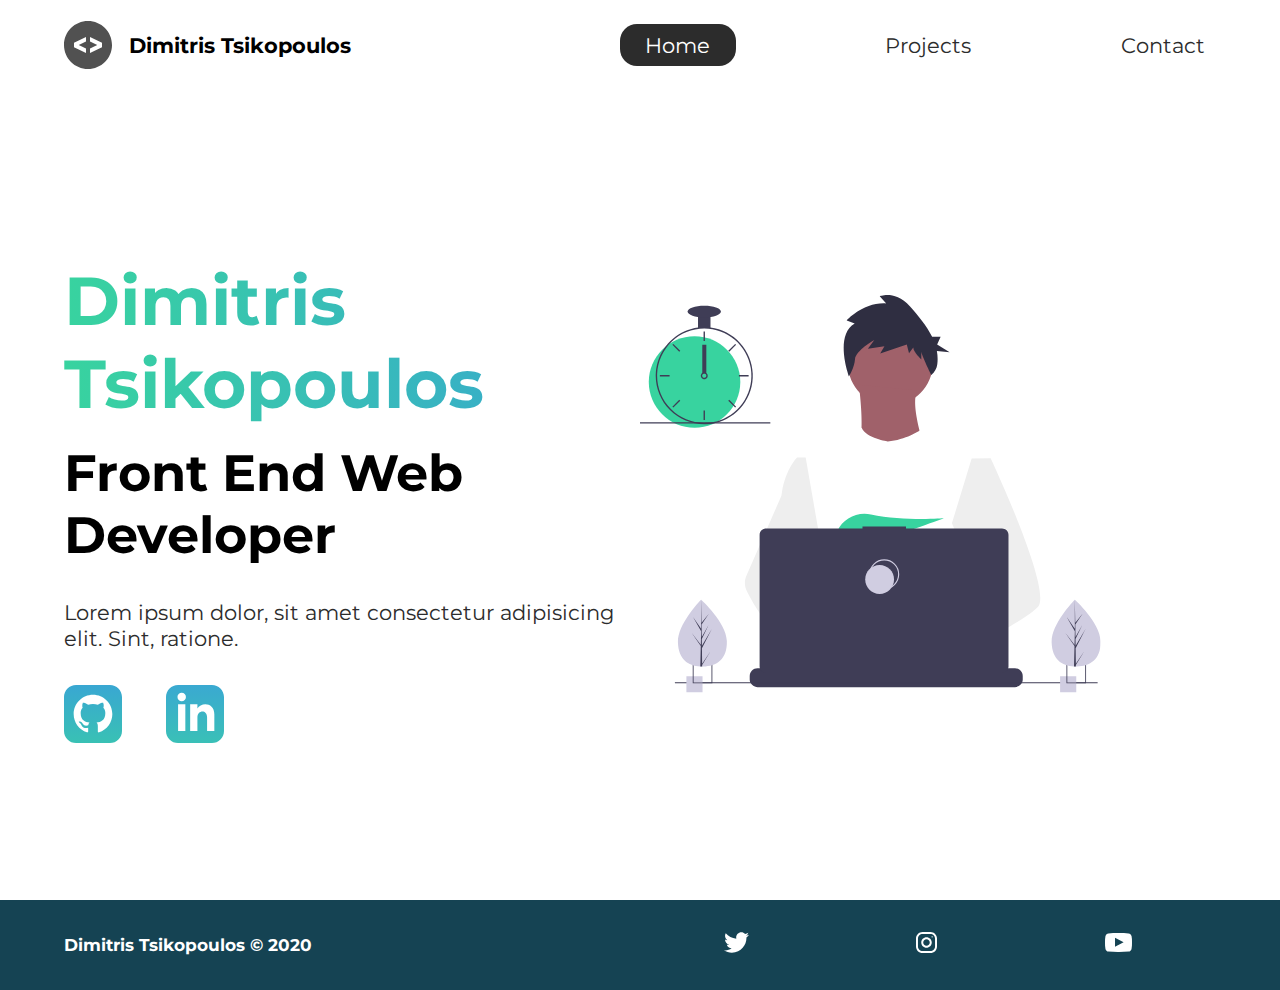
<file: index.html>
<!DOCTYPE html>
<html lang="en">
  <head>
    <meta charset="UTF-8" />
    <meta name="viewport" content="width=device-width, initial-scale=1.0" />
    <meta http-equiv="X-UA-Compatible" content="ie=edge" />
    <meta
      name="description"
      content="Dimitris Tsikopoulos is a Front End Web Developer that specializes in html, css and javascript."
    />
    <meta name="robots" content="index,follow" />
    <link
      href="https://fonts.googleapis.com/css2?family=Montserrat:wght@400;500&display=swap"
      rel="stylesheet"
    />
    <link rel="stylesheet" href="./styles/style.css" />
    <title>Dimitris Tsikopoulos | Web Developer</title>
  </head>
  <body>
    <header class="main-head">
      <nav>
        <div class="logo">
          <img src="./icons/code.svg" alt="logo" />
          <h1>Dimitris Tsikopoulos</h1>
        </div>
        <ul>
          <li><a class="active" href="/">Home</a></li>
          <li><a href="./projects/">Projects</a></li>
          <li><a href="./contact/">Contact</a></li>
        </ul>
      </nav>
    </header>
    <section class="intro">
      <div class="intro-text">
        <h2>Dimitris Tsikopoulos</h2>
        <h3>
          Front End Web <br />
          Developer
        </h3>
        <p>
          Lorem ipsum dolor, sit amet consectetur adipisicing elit. Sint,
          ratione.
        </p>
        <div class="intro-social">
          <a href="#"
            ><img src="./icons/github.svg" alt="github-social-link"
          /></a>
          <a href="#"
            ><img src="./icons/linked-in.svg" alt="linked-in-social-link"
          /></a>
        </div>
      </div>
      <div class="intro-images">
        <svg
          width="799"
          height="690"
          viewBox="0 0 799 690"
          fill="none"
          xmlns="http://www.w3.org/2000/svg"
        >
          <g id="undraw_dev_productivity_umsq (1) 1" clip-path="url(#clip0)">
            <path
              id="Vector"
              d="M516.92 624.636C516.92 624.636 512.16 626.266 504.42 628.576C487.31 633.706 455.65 642.216 428.82 643.916C405.72 645.396 386.2 641.836 382.63 626.766C381.1 620.286 383.27 614.956 388 610.576C402.12 597.486 439 592.796 468.25 591.186C476.51 590.736 484.15 590.526 490.51 590.446C501.31 590.306 508.39 590.526 508.39 590.526L508.56 591.186L516.92 624.636Z"
              fill="#A0616A"
            />
            <path
              id="Vector_2"
              d="M436.99 672.586C418.61 695.346 342.73 647.666 316.19 629.886C310.41 626.016 306.97 623.566 306.97 623.566L331.25 591.186L338.94 580.936C338.94 580.936 345.82 584.586 355.99 590.526C356.36 590.746 356.73 590.966 357.11 591.186C365.88 596.336 376.89 603.066 388 610.576C403.33 620.946 418.83 632.776 428.82 643.916C438.59 654.806 443.08 665.036 436.99 672.586Z"
              fill="#A0616A"
            />
            <g id="me">
              <path
                id="Vector_3"
                d="M434.672 191.952C475.283 191.607 507.926 158.406 507.582 117.795C507.237 77.1832 474.036 44.5403 433.425 44.8847C392.813 45.2291 360.17 78.4303 360.515 119.042C360.859 159.653 394.06 192.296 434.672 191.952Z"
                fill="#A0616A"
              />
              <path
                id="Vector_4"
                d="M379.477 155.65C379.477 155.65 394.216 259.972 373.002 271.875C351.787 283.779 499.929 283.588 499.929 283.588C499.929 283.588 466.124 193.284 480.809 165.449L379.477 155.65Z"
                fill="#A0616A"
              />
              <path
                id="Vector_5"
                d="M608.101 283.199L596.257 339.402L571.214 458.308L570.49 464.815L562.138 540.138L556.582 590.177L552.857 623.79C528.584 636.526 510.988 645.326 510.988 645.326C510.988 645.326 509.404 637.719 506.871 627.99C489.805 633.265 458.218 642.043 431.404 643.97C441.266 654.777 445.842 664.969 439.817 672.57C421.63 695.485 345.349 648.45 318.659 630.896C318.077 635.158 317.879 639.464 318.068 643.762L297.626 628.314L299.331 592.359L302.206 531.522L305.819 455.229C304.448 451.975 303.294 448.634 302.364 445.228C295.956 423.161 288.032 379.057 281.928 342.067C277.016 312.298 273.302 287.138 272.517 281.785C272.411 281.086 272.358 280.726 272.358 280.726L384.363 230.094C392.509 248.556 429.865 253.809 429.865 253.809C460.756 251.417 484.847 234.913 484.847 234.913L608.101 283.199Z"
                fill="white"
              />
              <path
                id="Vector_6"
                d="M372.285 49.3811L358.49 43.9934C358.49 43.9934 386.969 12.1 426.99 14.513L415.635 2.22366C415.635 2.22366 443.04 -9.01799 468.283 19.6674C481.553 34.7467 496.908 52.4737 506.557 72.5077L521.281 72.3829L515.251 85.9663L536.874 99.3152L514.777 97.0719C516.155 104.471 516.421 112.034 515.566 119.511C514.683 126.991 510.928 133.835 505.094 138.598V138.598C505.094 138.598 487.743 103.449 487.696 97.9443L487.813 111.705C487.813 111.705 473.959 99.4371 473.889 91.1807L466.471 100.877L462.593 85.7717L416.475 101.301L423.87 88.8526L395.157 93.2246L406.278 77.9923C406.278 77.9923 373.932 96.1568 372.811 111.304C371.689 126.452 362.299 140.875 362.299 140.875C362.299 140.875 336.213 70.3294 372.285 49.3811Z"
                fill="#2F2E41"
              />
              <path
                id="Vector_7"
                d="M690.215 540.422C682.794 548.605 664.338 560.992 641.951 574.422C633.623 579.413 624.757 584.559 615.71 589.676C594.122 601.889 571.514 614.001 552.857 623.79C528.584 636.526 510.988 645.326 510.988 645.326C510.988 645.326 509.403 637.719 506.871 627.99C503.48 614.968 498.397 598.141 493.184 590.715C493.002 590.456 492.82 590.218 492.638 589.979C491.121 588.022 489.601 586.885 488.112 586.897L562.138 540.138L594.127 519.926L570.489 464.814L540.842 395.683L557.908 339.727L575.062 283.479L608.101 283.199C608.101 283.199 619.243 306.985 633.514 340.166C635.647 345.128 637.851 350.299 640.096 355.64C669.469 425.394 706.176 522.836 690.215 540.422Z"
                fill="#EEEEEE"
              />
              <path
                id="Vector_8"
                d="M358.123 591.2C355.41 591.212 352.702 591.456 350.029 591.928C327.074 596.073 320.47 616.94 318.659 630.896C318.077 635.158 317.879 639.464 318.068 643.761L297.626 628.314L290.178 622.687C272.316 616.628 256.353 605.733 242.483 592.84C230.449 581.456 219.634 568.849 210.213 555.223C200.831 541.793 192.448 527.692 185.134 513.034C183.094 508.943 181.977 504.454 181.864 499.884C181.751 495.314 182.644 490.775 184.48 486.588L209.154 430.327L245.218 348.098C245.471 346.146 245.752 344.237 246.059 342.371C252.995 300.511 272.367 281.786 272.367 281.786L287.286 281.659L297.778 341.932L310.813 416.815L302.364 445.227L282.839 510.845L302.205 531.522L358.123 591.2Z"
                fill="#EEEEEE"
              />
            </g>
            <path
              id="Vector_9"
              d="M372.877 415.806L385.631 430.686C390.37 429.783 395.319 428.721 400.416 427.529L396.752 415.806L405.71 426.256C459.707 412.975 526.637 387.155 526.637 387.155C526.637 387.155 454.379 392.453 400.428 380.666C376.558 375.451 351.998 387.284 342.202 409.668C336.508 422.679 337.403 433.951 357.596 433.951C364.419 433.835 371.223 433.195 377.949 432.037L372.877 415.806Z"
              fill="#38D39F"
            />
            <path
              id="Vector_10"
              d="M663.65 660.386V666.456C663.654 668.122 663.345 669.774 662.74 671.326C662.472 672.018 662.147 672.687 661.77 673.326C660.578 675.326 658.887 676.983 656.862 678.133C654.838 679.283 652.549 679.887 650.22 679.886H203.67C201.342 679.887 199.053 679.283 197.028 678.133C195.003 676.983 193.312 675.326 192.12 673.326C191.743 672.687 191.419 672.018 191.15 671.326C190.546 669.774 190.237 668.122 190.24 666.456V660.386C190.24 658.622 190.587 656.876 191.262 655.246C191.936 653.616 192.926 652.136 194.173 650.888C195.42 649.641 196.901 648.652 198.53 647.977C200.16 647.302 201.906 646.955 203.67 646.956H229.41V644.126C229.41 644.052 229.425 643.979 229.453 643.911C229.481 643.843 229.522 643.782 229.574 643.73C229.626 643.678 229.688 643.636 229.756 643.608C229.824 643.58 229.897 643.566 229.97 643.566H243.4C243.474 643.566 243.547 643.58 243.615 643.608C243.683 643.636 243.745 643.678 243.797 643.73C243.849 643.782 243.89 643.843 243.918 643.911C243.946 643.979 243.96 644.052 243.96 644.126V646.956H252.35V644.126C252.35 644.052 252.365 643.979 252.393 643.911C252.421 643.843 252.462 643.782 252.514 643.73C252.566 643.678 252.628 643.636 252.696 643.608C252.764 643.58 252.837 643.566 252.91 643.566H266.34C266.414 643.566 266.487 643.58 266.555 643.608C266.623 643.636 266.684 643.678 266.736 643.73C266.789 643.782 266.83 643.843 266.858 643.911C266.886 643.979 266.9 644.052 266.9 644.126V646.956H275.3V644.126C275.3 644.052 275.315 643.979 275.343 643.911C275.371 643.843 275.412 643.782 275.464 643.73C275.516 643.678 275.578 643.636 275.646 643.608C275.714 643.58 275.787 643.566 275.86 643.566H289.29C289.364 643.566 289.437 643.58 289.505 643.608C289.573 643.636 289.634 643.678 289.686 643.73C289.739 643.782 289.78 643.843 289.808 643.911C289.836 643.979 289.85 644.052 289.85 644.126V646.956H298.24V644.126C298.24 644.052 298.255 643.979 298.283 643.911C298.311 643.843 298.352 643.782 298.404 643.73C298.456 643.678 298.518 643.636 298.586 643.608C298.654 643.58 298.727 643.566 298.8 643.566H312.23C312.304 643.566 312.377 643.58 312.445 643.608C312.513 643.636 312.574 643.678 312.626 643.73C312.678 643.782 312.72 643.843 312.748 643.911C312.776 643.979 312.79 644.052 312.79 644.126V646.956H321.18V644.126C321.18 644.052 321.194 643.979 321.223 643.911C321.251 643.843 321.292 643.782 321.344 643.73C321.396 643.678 321.458 643.636 321.526 643.608C321.594 643.58 321.667 643.566 321.74 643.566H335.17C335.244 643.566 335.317 643.58 335.385 643.608C335.453 643.636 335.514 643.678 335.566 643.73C335.618 643.782 335.66 643.843 335.688 643.911C335.716 643.979 335.73 644.052 335.73 644.126V646.956H344.13V644.126C344.13 644.052 344.145 643.979 344.173 643.911C344.201 643.843 344.242 643.782 344.294 643.73C344.346 643.678 344.408 643.636 344.476 643.608C344.544 643.58 344.617 643.566 344.69 643.566H358.12C358.194 643.566 358.267 643.58 358.335 643.608C358.403 643.636 358.464 643.678 358.516 643.73C358.569 643.782 358.61 643.843 358.638 643.911C358.666 643.979 358.68 644.052 358.68 644.126V646.956H367.07V644.126C367.07 644.052 367.085 643.979 367.113 643.911C367.141 643.843 367.182 643.782 367.234 643.73C367.286 643.678 367.348 643.636 367.416 643.608C367.484 643.58 367.557 643.566 367.63 643.566H472.83C472.904 643.566 472.977 643.58 473.045 643.608C473.113 643.636 473.174 643.678 473.227 643.73C473.279 643.782 473.32 643.843 473.348 643.911C473.376 643.979 473.39 644.052 473.39 644.126V646.956H481.79V644.126C481.79 644.052 481.804 643.979 481.833 643.911C481.861 643.843 481.902 643.782 481.954 643.73C482.006 643.678 482.068 643.636 482.136 643.608C482.204 643.58 482.277 643.566 482.35 643.566H495.78C495.928 643.567 496.07 643.627 496.175 643.732C496.279 643.836 496.339 643.978 496.34 644.126V646.956H504.73V644.126C504.73 644.052 504.745 643.979 504.773 643.911C504.801 643.843 504.842 643.782 504.894 643.73C504.946 643.678 505.008 643.636 505.076 643.608C505.144 643.58 505.217 643.566 505.29 643.566H518.72C518.794 643.566 518.867 643.58 518.935 643.608C519.003 643.636 519.065 643.678 519.117 643.73C519.169 643.782 519.21 643.843 519.238 643.911C519.266 643.979 519.28 644.052 519.28 644.126V646.956H527.67V644.126C527.67 644.052 527.685 643.979 527.713 643.911C527.741 643.843 527.782 643.782 527.834 643.73C527.886 643.678 527.948 643.636 528.016 643.608C528.084 643.58 528.157 643.566 528.23 643.566H541.66C541.734 643.566 541.807 643.58 541.875 643.608C541.943 643.636 542.005 643.678 542.057 643.73C542.109 643.782 542.15 643.843 542.178 643.911C542.206 643.979 542.22 644.052 542.22 644.126V646.956H550.62V644.126C550.62 644.052 550.635 643.979 550.663 643.911C550.691 643.843 550.732 643.782 550.784 643.73C550.836 643.678 550.898 643.636 550.966 643.608C551.034 643.58 551.107 643.566 551.18 643.566H564.61C564.757 643.568 564.898 643.628 565.001 643.733C565.104 643.837 565.161 643.979 565.16 644.126V646.956H573.56V644.126C573.56 644.052 573.575 643.979 573.603 643.911C573.631 643.843 573.672 643.782 573.724 643.73C573.776 643.678 573.838 643.636 573.906 643.608C573.974 643.58 574.047 643.566 574.12 643.566H587.55C587.624 643.566 587.697 643.58 587.765 643.608C587.833 643.636 587.895 643.678 587.947 643.73C587.999 643.782 588.04 643.843 588.068 643.911C588.096 643.979 588.11 644.052 588.11 644.126V646.956H596.5V644.126C596.5 644.052 596.515 643.979 596.543 643.911C596.571 643.843 596.612 643.782 596.664 643.73C596.716 643.678 596.778 643.636 596.846 643.608C596.914 643.58 596.987 643.566 597.06 643.566H610.49C610.564 643.566 610.637 643.58 610.705 643.608C610.773 643.636 610.835 643.678 610.887 643.73C610.939 643.782 610.98 643.843 611.008 643.911C611.036 643.979 611.05 644.052 611.05 644.126V646.956H650.22C651.984 646.955 653.731 647.302 655.36 647.977C656.99 648.652 658.471 649.641 659.718 650.888C660.965 652.136 661.954 653.616 662.629 655.246C663.304 656.876 663.651 658.622 663.65 660.386Z"
              fill="#3F3D56"
            />
            <path
              id="Vector_11"
              d="M793.5 671.326H60.5V673.326H793.5V671.326Z"
              fill="#3F3D56"
            />
            <path
              id="Vector_12"
              d="M627.694 404.757H461.251V401.326H385.78V404.757H218.651C215.665 404.757 212.801 405.943 210.69 408.054C208.578 410.166 207.392 413.029 207.392 416.015V643.927C207.392 646.913 208.578 649.776 210.69 651.888C212.801 653.999 215.665 655.185 218.651 655.185H627.694C630.68 655.185 633.544 653.999 635.655 651.888C637.767 649.776 638.953 646.913 638.953 643.927V416.015C638.953 414.537 638.662 413.073 638.096 411.707C637.53 410.341 636.701 409.1 635.655 408.054C634.61 407.009 633.369 406.18 632.003 405.614C630.637 405.048 629.173 404.757 627.694 404.757Z"
              fill="#3F3D56"
            />
            <path
              id="Vector_13"
              d="M423.5 509.326C437.307 509.326 448.5 498.133 448.5 484.326C448.5 470.519 437.307 459.326 423.5 459.326C409.693 459.326 398.5 470.519 398.5 484.326C398.5 498.133 409.693 509.326 423.5 509.326Z"
              stroke="#D0CDE1"
              stroke-width="2"
              stroke-miterlimit="10"
            />
            <path
              id="Vector_14"
              d="M415.5 518.326C429.307 518.326 440.5 507.133 440.5 493.326C440.5 479.519 429.307 468.326 415.5 468.326C401.693 468.326 390.5 479.519 390.5 493.326C390.5 507.133 401.693 518.326 415.5 518.326Z"
              fill="#D0CDE1"
            />
            <path
              id="Vector_15"
              d="M108.446 661.223H80.4463V689.223H108.446V661.223Z"
              fill="#D0CDE1"
            />
            <path
              id="Vector_16"
              d="M91.4502 639.223V673.223H125.45V639.223H91.4502ZM123.97 671.743H92.9202V640.703H123.97V671.743Z"
              fill="#3F3D56"
            />
            <path
              id="Vector_17"
              d="M756.446 661.223H728.446V689.223H756.446V661.223Z"
              fill="#D0CDE1"
            />
            <path
              id="Vector_18"
              d="M739.45 639.223V673.223H773.45V639.223H739.45ZM771.97 671.743H740.92V640.703H771.97V671.743Z"
              fill="#3F3D56"
            />
            <path
              id="Vector_19"
              d="M94.5802 230.113C138.399 230.113 173.921 194.592 173.921 150.773C173.921 106.955 138.399 71.4326 94.5802 71.4326C50.7617 71.4326 15.2397 106.955 15.2397 150.773C15.2397 194.592 50.7617 230.113 94.5802 230.113Z"
              fill="#38D39F"
            />
            <path
              id="Vector_20"
              d="M122.229 56.4899C115.045 55.5763 107.774 55.5763 100.59 56.4899C84.586 58.5913 69.5203 65.2398 57.181 75.6465C44.8417 86.0532 35.7467 99.7813 30.9754 115.202C28.8053 122.229 27.5764 129.514 27.3208 136.864C27.2848 137.886 27.2607 138.92 27.2607 139.954C27.283 162.264 36.1559 183.655 51.932 199.431C67.7082 215.207 89.0989 224.08 111.41 224.103C113.201 224.103 114.992 224.042 116.759 223.934C120.907 223.674 125.03 223.103 129.093 222.227C148.495 218.055 165.798 207.161 177.947 191.468C190.095 175.776 196.308 156.295 195.487 136.467C194.665 116.638 186.863 97.738 173.459 83.1039C160.054 68.4698 141.909 59.0435 122.229 56.4899H122.229ZM137.748 217.347H137.736C130.959 219.659 123.905 221.062 116.759 221.518C114.992 221.638 113.201 221.698 111.41 221.698C89.7377 221.672 68.961 213.051 53.6367 197.727C38.3123 182.402 29.6914 161.626 29.6649 139.954C29.6649 138.92 29.689 137.886 29.725 136.864C30.5514 115.744 39.5156 95.7617 54.7411 81.1008C69.9666 66.44 90.273 58.237 111.41 58.2089C130.776 58.21 149.513 65.0865 164.283 77.6131C179.052 90.1398 188.895 107.503 192.057 126.61C195.219 145.716 191.496 165.325 181.55 181.942C171.604 198.559 156.081 211.106 137.748 217.347H137.748Z"
              fill="#3F3D56"
            />
            <path
              id="Vector_21"
              d="M112.612 63.0176H110.208V79.8474H112.612V63.0176Z"
              fill="#3F3D56"
            />
            <path
              id="Vector_22"
              d="M57.8578 84.7018L56.1577 86.4019L68.0582 98.3023L69.7582 96.6022L57.8578 84.7018Z"
              fill="#3F3D56"
            />
            <path
              id="Vector_23"
              d="M34.4736 138.751V141.156H51.3034V138.751H34.4736Z"
              fill="#3F3D56"
            />
            <path
              id="Vector_24"
              d="M56.1578 193.506L57.8579 195.206L69.7584 183.306L68.0583 181.606L56.1578 193.506Z"
              fill="#3F3D56"
            />
            <path
              id="Vector_25"
              d="M153.062 96.6022L154.762 98.3022L166.662 86.4018L164.962 84.7017L153.062 96.6022Z"
              fill="#3F3D56"
            />
            <path
              id="Vector_26"
              d="M171.516 138.751V141.156H188.346V138.751H171.516Z"
              fill="#3F3D56"
            />
            <path
              id="Vector_27"
              d="M154.762 181.605L153.062 183.305L164.962 195.206L166.662 193.506L154.762 181.605Z"
              fill="#3F3D56"
            />
            <path
              id="Vector_28"
              d="M112.612 200.06H110.208V216.89H112.612V200.06Z"
              fill="#3F3D56"
            />
            <path
              id="Vector_29"
              d="M115.016 135.145C113.976 134.365 112.711 133.943 111.41 133.943C110.11 133.943 108.844 134.365 107.804 135.145C107.091 135.686 106.505 136.375 106.085 137.165C105.552 138.181 105.322 139.329 105.421 140.473C105.52 141.616 105.944 142.707 106.644 143.617C107.343 144.527 108.288 145.218 109.368 145.608C110.447 145.997 111.616 146.07 112.735 145.817C113.855 145.564 114.878 144.996 115.685 144.179C116.492 143.363 117.048 142.333 117.288 141.21C117.528 140.088 117.441 138.92 117.039 137.846C116.636 136.771 115.935 135.834 115.017 135.145H115.016ZM111.41 143.56C110.454 143.557 109.539 143.176 108.863 142.501C108.187 141.825 107.807 140.909 107.804 139.954C107.808 139.224 108.03 138.513 108.441 137.91C108.793 137.4 109.271 136.989 109.828 136.718C110.386 136.446 111.004 136.323 111.623 136.361C112.241 136.398 112.84 136.594 113.361 136.931C113.881 137.267 114.307 137.732 114.595 138.281C114.883 138.83 115.025 139.444 115.007 140.063C114.989 140.683 114.811 141.287 114.491 141.818C114.17 142.349 113.719 142.788 113.179 143.093C112.639 143.398 112.03 143.559 111.41 143.56V143.56Z"
              fill="#3F3D56"
            />
            <path
              id="Vector_30"
              d="M122.229 35.3687H100.591V57.007H122.229V35.3687Z"
              fill="#3F3D56"
            />
            <path
              id="Vector_31"
              d="M111.41 38.9748C127.344 38.9748 140.261 34.4 140.261 28.7567C140.261 23.1134 127.344 18.5386 111.41 18.5386C95.4757 18.5386 82.5586 23.1134 82.5586 28.7567C82.5586 34.4 95.4757 38.9748 111.41 38.9748Z"
              fill="#3F3D56"
            />
            <path id="clock-arrow" d="M115 86H108V135H115V86Z" fill="#3F3D56" />
            <path
              id="Vector_32"
              d="M226 220.44H0V222.844H226V220.44Z"
              fill="#3F3D56"
            />
            <g id="plant-left">
              <path
                id="Vector_33"
                d="M150.594 599.754C151.527 631.704 132.858 643.413 109.43 644.097C108.886 644.113 108.344 644.123 107.805 644.126C106.719 644.135 105.643 644.117 104.577 644.072C83.3891 643.193 66.6172 631.945 65.7495 602.232C64.8515 571.482 103.018 531.529 105.882 528.574L105.887 528.571C105.996 528.458 106.052 528.402 106.052 528.402C106.052 528.402 149.661 567.807 150.594 599.754Z"
                fill="#D0CDE1"
              />
              <path
                id="Vector_34"
                d="M107.744 639.255L122.626 617.124L107.774 641.636L107.805 644.126C106.719 644.135 105.643 644.117 104.577 644.072L105.315 612.06L105.295 611.813L105.322 611.766L105.393 608.741L89.0952 585.078L105.374 606.477L105.432 607.116L105.989 582.93L91.9122 558.397L106.029 578.681L105.882 528.574L105.882 528.407L105.887 528.571L106.821 568.062L119.651 552.021L106.863 571.464L107.143 593.098L118.949 571.984L107.187 596.279L107.343 608.308L124.512 578.897L107.395 612.505L107.744 639.255Z"
                fill="#3F3D56"
              />
            </g>
            <g id="plant-right">
              <path
                id="Vector_35"
                d="M798.594 599.754C799.527 631.704 780.858 643.413 757.43 644.097C756.886 644.113 756.344 644.123 755.805 644.126C754.719 644.135 753.643 644.117 752.577 644.072C731.389 643.193 714.617 631.945 713.749 602.232C712.851 571.482 751.018 531.529 753.882 528.574L753.887 528.571C753.996 528.458 754.052 528.402 754.052 528.402C754.052 528.402 797.661 567.807 798.594 599.754Z"
                fill="#D0CDE1"
              />
              <path
                id="Vector_36"
                d="M755.744 639.255L770.626 617.124L755.774 641.636L755.805 644.126C754.719 644.135 753.643 644.117 752.577 644.072L753.315 612.06L753.295 611.813L753.323 611.766L753.393 608.741L737.095 585.078L753.374 606.477L753.432 607.116L753.989 582.93L739.912 558.397L754.029 578.681L753.882 528.574L753.882 528.407L753.887 528.571L754.821 568.062L767.651 552.021L754.864 571.464L755.143 593.098L766.949 571.984L755.187 596.279L755.343 608.308L772.512 578.897L755.395 612.505L755.744 639.255Z"
                fill="#3F3D56"
              />
            </g>
          </g>
          <defs>
            <clipPath id="clip0">
              <rect width="798.627" height="689.223" fill="white" />
            </clipPath>
          </defs>
        </svg>
        <img class="splash" src="./img/splash.svg" alt="" />
      </div>
    </section>
    <footer>
      <h4>Dimitris Tsikopoulos &copy; 2020</h4>
      <ul>
        <li>
          <a href="#"
            ><img src="../icons/twitter 1.svg" alt="twitter-social"
          /></a>
        </li>
        <li>
          <a href="#"
            ><img src="../icons/instagram 1.svg" alt="instagram-social"
          /></a>
        </li>
        <li>
          <a href="#"
            ><img src="../icons/youtube-symbol 1.svg" alt="youtube-social"
          /></a>
        </li>
      </ul>
    </footer>
  </body>
</html>
</file>
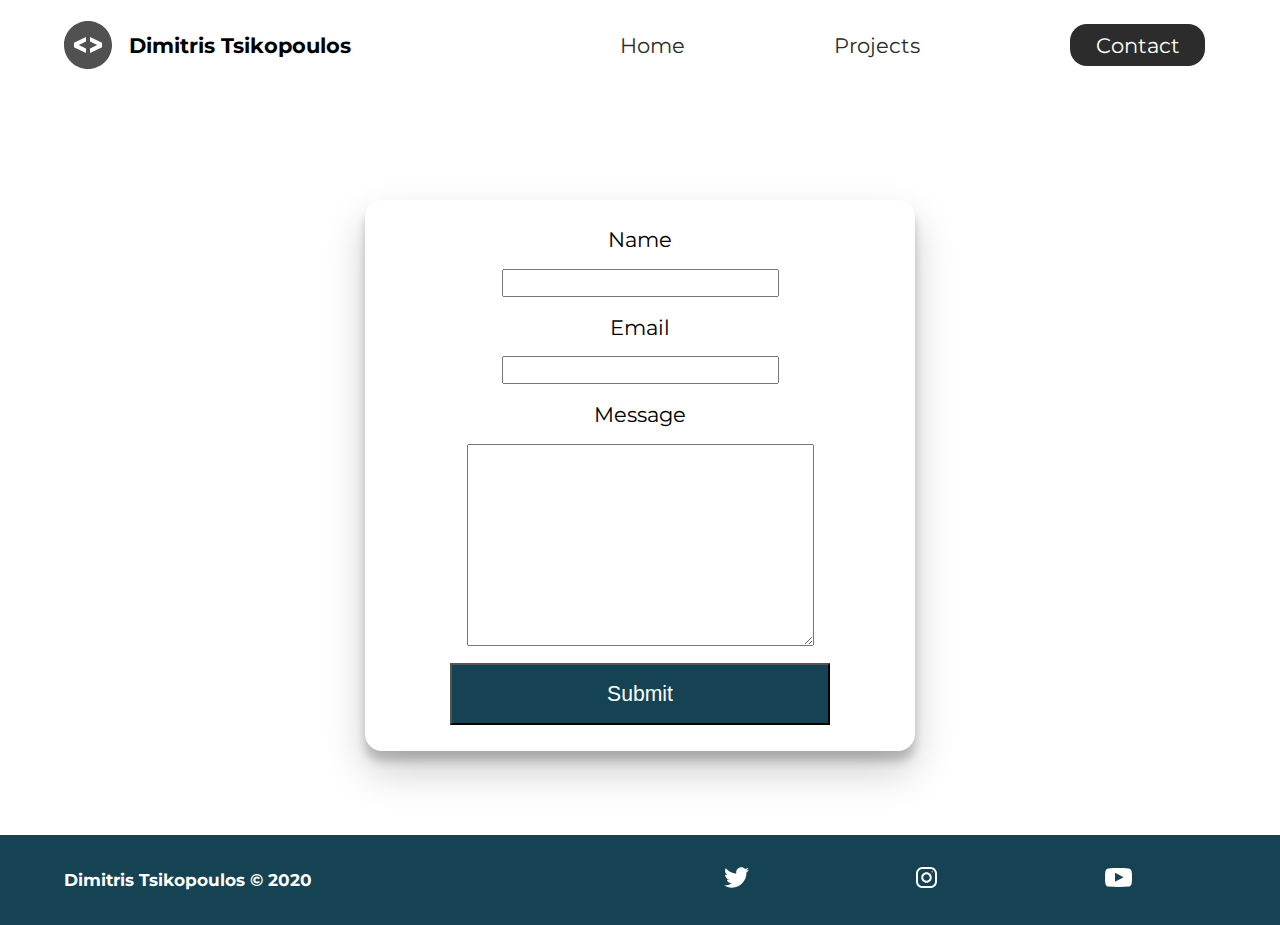
<file: contact/index.html>
<!DOCTYPE html>
<html lang="en">
  <head>
    <meta charset="UTF-8" />
    <meta name="viewport" content="width=device-width, initial-scale=1.0" />
    <meta http-equiv="X-UA-Compatible" content="ie=edge" />
    <meta
      name="description"
      content="Dimitris Tsikopoulos is a Front End Web Developer that specializes in html, css and javascript."
    />
    <meta name="robots" content="index,follow" />
    <link
      href="https://fonts.googleapis.com/css2?family=Montserrat:wght@400;500&display=swap"
      rel="stylesheet"
    />
    <link rel="stylesheet" href="../styles/style.css" />
    <title>Dimitris Tsikopoulos | Web Developer</title>
  </head>
  <body>
    <header class="main-head">
      <nav>
        <div class="logo">
          <img src="../icons/code.svg" alt="logo" />
          <h1>Dimitris Tsikopoulos</h1>
        </div>
        <ul>
          <li><a href="../index.html">Home</a></li>
          <li><a href="../projects/">Projects</a></li>
          <li><a class="active" href="./index.html">Contact</a></li>
        </ul>
      </nav>
    </header>
    <section class="form-section">
      <form>
        <label for="name">Name</label>
        <input type="text" name="name" id="name" required />
        <label for="email">Email</label>
        <input type="email" name="email" id="email" required />
        <label for="message">Message</label>
        <textarea name="message" id="message" cols="30" rows="10"></textarea>
        <button type="submit">Submit</button>
      </form>
    </section>
    <footer>
      <h4>Dimitris Tsikopoulos &copy; 2020</h4>
      <ul>
        <li>
          <a href="#"
            ><img src="../icons/twitter 1.svg" alt="twitter-social"
          /></a>
        </li>
        <li>
          <a href="#"
            ><img src="../icons/instagram 1.svg" alt="instagram-social"
          /></a>
        </li>
        <li>
          <a href="#"
            ><img src="../icons/youtube-symbol 1.svg" alt="youtube-social"
          /></a>
        </li>
      </ul>
    </footer>
  </body>
</html>
</file>
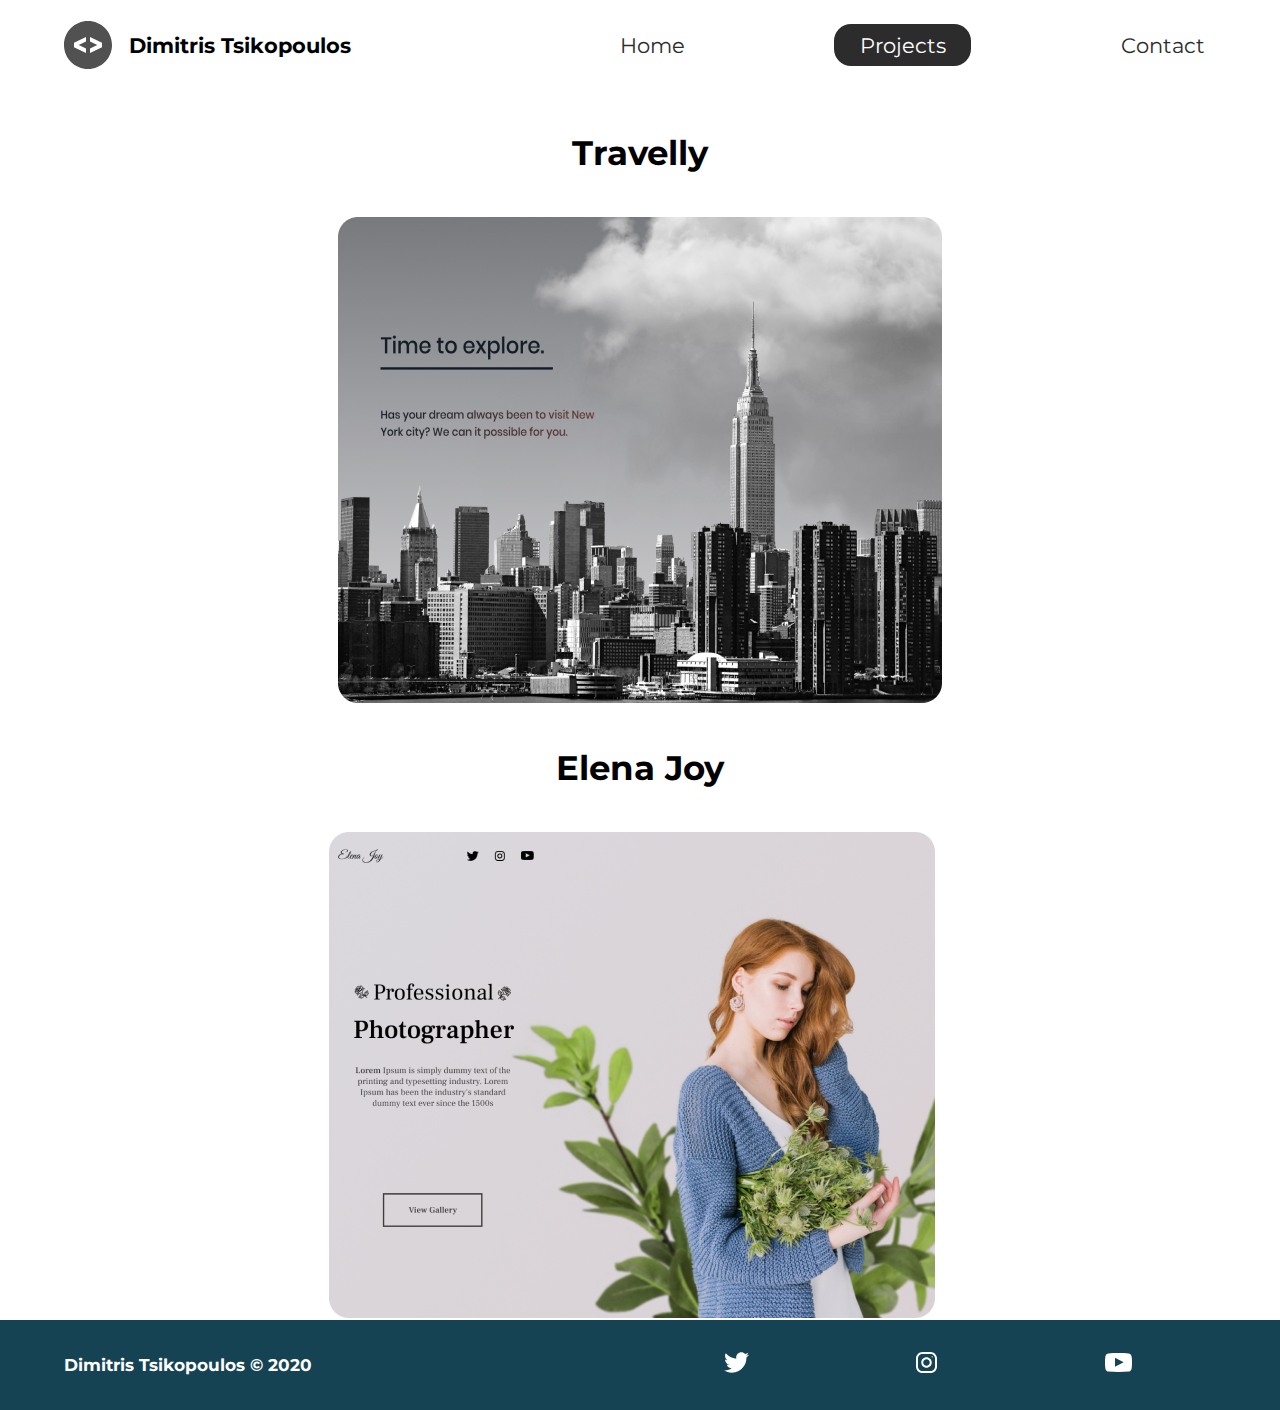
<file: projects/index.html>
<!DOCTYPE html>
<html lang="en">
  <head>
    <meta charset="UTF-8" />
    <meta name="viewport" content="width=device-width, initial-scale=1.0" />
    <meta http-equiv="X-UA-Compatible" content="ie=edge" />
    <meta
      name="description"
      content="Dimitris Tsikopoulos is a Front End Web Developer that specializes in html, css and javascript."
    />
    <meta name="robots" content="index,follow" />
    <link
      href="https://fonts.googleapis.com/css2?family=Montserrat:wght@400;500&display=swap"
      rel="stylesheet"
    />
    <link rel="stylesheet" href="../styles/style.css" />
    <title>Dimitris Tsikopoulos | Web Developer</title>
  </head>
  <body>
    <header class="main-head">
      <nav>
        <div class="logo">
          <img src="../icons/code.svg" alt="logo" />
          <h1>Dimitris Tsikopoulos</h1>
        </div>
        <ul>
          <li><a href="../index.html">Home</a></li>
          <li><a class="active" href="./index.html">Projects</a></li>
          <li><a href="../contact/">Contact</a></li>
        </ul>
      </nav>
    </header>
    <section class="projects">
      <div class="travelly">
        <h2>Travelly</h2>
        <img src="../img/travelly.jpg" alt="travelly-project" />
      </div>
      <div class="elena">
        <h2>Elena Joy</h2>
        <img src="../img/elena-joy.jpg" alt="Elena-Joy-project" />
      </div>
    </section>
    <footer>
      <h4>Dimitris Tsikopoulos &copy; 2020</h4>
      <ul>
        <li>
          <a href="#"
            ><img src="../icons/twitter 1.svg" alt="twitter-social"
          /></a>
        </li>
        <li>
          <a href="#"
            ><img src="../icons/instagram 1.svg" alt="instagram-social"
          /></a>
        </li>
        <li>
          <a href="#"
            ><img src="../icons/youtube-symbol 1.svg" alt="youtube-social"
          /></a>
        </li>
      </ul>
    </footer>
  </body>
</html>
</file>
<file: styles/style.css>
* {
  padding: 0;
  margin: 0;
  -webkit-box-sizing: border-box;
          box-sizing: border-box;
}

html {
  font-size: 62.5%;
}

body {
  font-family: "Montserrat", sans-serif;
}

h1 {
  font-size: 2.5rem;
}

li,
button,
label,
input,
a,
p {
  font-size: 2.5rem;
}

h2 {
  font-size: 4rem;
}

h3 {
  font-size: 2.5rem;
}

h4,
h5 {
  font-size: 2rem;
}

ul {
  list-style: none;
}

a {
  text-decoration: none;
  color: #2c2c2c;
}

.main-head {
  width: 95%;
  margin: 0 0 0 auto;
}

nav {
  display: -webkit-box;
  display: -ms-flexbox;
  display: flex;
  -webkit-box-pack: justify;
      -ms-flex-pack: justify;
          justify-content: space-between;
  -webkit-box-align: center;
      -ms-flex-align: center;
          align-items: center;
  -webkit-box-orient: horizontal;
  -webkit-box-direction: normal;
      -ms-flex-direction: row;
          flex-direction: row;
  min-height: 10vh;
  width: 60%;
  -ms-flex-wrap: wrap;
      flex-wrap: wrap;
}

nav .logo {
  display: -webkit-box;
  display: -ms-flexbox;
  display: flex;
  -webkit-box-pack: start;
      -ms-flex-pack: start;
          justify-content: flex-start;
  -webkit-box-align: center;
      -ms-flex-align: center;
          align-items: center;
  -webkit-box-orient: horizontal;
  -webkit-box-direction: normal;
      -ms-flex-direction: row;
          flex-direction: row;
  -webkit-box-flex: 1;
      -ms-flex: 1 1 10rem;
          flex: 1 1 10rem;
}

nav .logo h1 {
  margin: 2rem;
}

nav ul {
  display: -webkit-box;
  display: -ms-flexbox;
  display: flex;
  -ms-flex-pack: distribute;
      justify-content: space-around;
  -webkit-box-align: center;
      -ms-flex-align: center;
          align-items: center;
  -webkit-box-orient: horizontal;
  -webkit-box-direction: normal;
      -ms-flex-direction: row;
          flex-direction: row;
  -webkit-box-flex: 1;
      -ms-flex: 1 1 40rem;
          flex: 1 1 40rem;
}

.intro {
  min-height: 90vh;
  width: 90%;
  margin: auto;
  -ms-flex-wrap: wrap;
      flex-wrap: wrap;
  display: -webkit-box;
  display: -ms-flexbox;
  display: flex;
  -webkit-box-pack: justify;
      -ms-flex-pack: justify;
          justify-content: space-between;
  -webkit-box-align: center;
      -ms-flex-align: center;
          align-items: center;
  -webkit-box-orient: horizontal;
  -webkit-box-direction: normal;
      -ms-flex-direction: row;
          flex-direction: row;
}

.intro h2 {
  font-size: 8rem;
  padding-top: 2rem;
  background: -webkit-gradient(linear, left top, right top, from(#38d39f), to(#38a4d3));
  background: linear-gradient(left, #38d39f, #38a4d3);
  background-clip: text;
  -webkit-text-fill-color: transparent;
  display: inline-block;
}

.intro h3 {
  font-size: 6rem;
  padding: 2rem 0rem;
}

.intro p {
  padding-top: 2rem;
  color: #2c2c2c;
}

.splash {
  position: absolute;
  top: 0%;
  right: 0%;
  height: 100%;
  z-index: -1;
}

.intro-social {
  margin-top: 4rem;
}

.intro-social a {
  margin-right: 5rem;
}

.active {
  background: #2c2c2c;
  color: white;
  padding: 1rem 3rem;
  border-radius: 2rem;
}

.intro-text,
.intro-images {
  -webkit-box-flex: 1;
      -ms-flex: 1 1 40rem;
          flex: 1 1 40rem;
}

#plant-left {
  -webkit-animation: plant 1.5s ease infinite alternate;
          animation: plant 1.5s ease infinite alternate;
}

#plant-right {
  -webkit-animation: plant 1.5s ease infinite alternate 0.5s;
          animation: plant 1.5s ease infinite alternate 0.5s;
}

#me {
  -webkit-animation: me 1s ease infinite alternate;
          animation: me 1s ease infinite alternate;
  -webkit-transform-origin: bottom;
          transform-origin: bottom;
}

#clock-arrow {
  -webkit-animation: clock 1.5s infinite linear;
          animation: clock 1.5s infinite linear;
  transform-box: fill-box;
  -webkit-transform-origin: bottom;
          transform-origin: bottom;
}

@-webkit-keyframes me {
  from {
    -webkit-transform: rotateZ(-5deg);
            transform: rotateZ(-5deg);
  }
  to {
    -webkit-transform: rotateZ(5deg);
            transform: rotateZ(5deg);
  }
}

@keyframes me {
  from {
    -webkit-transform: rotateZ(-5deg);
            transform: rotateZ(-5deg);
  }
  to {
    -webkit-transform: rotateZ(5deg);
            transform: rotateZ(5deg);
  }
}

@-webkit-keyframes plant {
  from {
    -webkit-transform: translateY(0%);
            transform: translateY(0%);
  }
  to {
    -webkit-transform: translateY(-30%);
            transform: translateY(-30%);
  }
}

@keyframes plant {
  from {
    -webkit-transform: translateY(0%);
            transform: translateY(0%);
  }
  to {
    -webkit-transform: translateY(-30%);
            transform: translateY(-30%);
  }
}

@-webkit-keyframes clock {
  from {
    -webkit-transform: rotateZ(0deg);
            transform: rotateZ(0deg);
  }
  to {
    -webkit-transform: rotateZ(360deg);
            transform: rotateZ(360deg);
  }
}

@keyframes clock {
  from {
    -webkit-transform: rotateZ(0deg);
            transform: rotateZ(0deg);
  }
  to {
    -webkit-transform: rotateZ(360deg);
            transform: rotateZ(360deg);
  }
}

.projects {
  width: 90%;
  margin: auto;
  min-height: 90vh;
  display: -webkit-box;
  display: -ms-flexbox;
  display: flex;
  -webkit-box-pack: justify;
      -ms-flex-pack: justify;
          justify-content: space-between;
  -webkit-box-align: center;
      -ms-flex-align: center;
          align-items: center;
  -webkit-box-orient: horizontal;
  -webkit-box-direction: normal;
      -ms-flex-direction: row;
          flex-direction: row;
  text-align: center;
  -ms-flex-wrap: wrap;
      flex-wrap: wrap;
}

.projects h2 {
  margin: 5rem;
}

.travelly,
.elena {
  -webkit-box-flex: 1;
      -ms-flex: 1 1 40rem;
          flex: 1 1 40rem;
}

.form-section {
  min-height: 80vh;
  display: -webkit-box;
  display: -ms-flexbox;
  display: flex;
  -webkit-box-pack: center;
      -ms-flex-pack: center;
          justify-content: center;
  -webkit-box-align: center;
      -ms-flex-align: center;
          align-items: center;
  -webkit-box-orient: horizontal;
  -webkit-box-direction: normal;
      -ms-flex-direction: row;
          flex-direction: row;
  margin-top: 3rem;
}

.form-section form {
  padding: 3rem 10rem;
  -webkit-box-shadow: 0px 10px 10px rgba(0, 0, 0, 0.2), 0px 20px 40px rgba(0, 0, 0, 0.2);
          box-shadow: 0px 10px 10px rgba(0, 0, 0, 0.2), 0px 20px 40px rgba(0, 0, 0, 0.2);
  display: -webkit-box;
  display: -ms-flexbox;
  display: flex;
  -webkit-box-pack: center;
      -ms-flex-pack: center;
          justify-content: center;
  -webkit-box-align: center;
      -ms-flex-align: center;
          align-items: center;
  -webkit-box-orient: vertical;
  -webkit-box-direction: normal;
      -ms-flex-direction: column;
          flex-direction: column;
  border-radius: 2rem;
}

.form-section form input,
.form-section form textarea {
  margin: 2rem;
}

.form-section form input:focus,
.form-section form textarea:focus {
  outline: 2px solid black;
}

.form-section form textarea {
  font-family: "Montserrat", sans-serif;
  font-size: 2rem;
}

.form-section form button {
  width: 100%;
  padding: 2rem;
  background: #154353;
  color: white;
}

.form-section form button:focus {
  background: #33696b;
}

footer {
  background: #154353;
  color: white;
  min-height: 10vh;
  padding: 0% 5%;
  display: -webkit-box;
  display: -ms-flexbox;
  display: flex;
  -webkit-box-pack: start;
      -ms-flex-pack: start;
          justify-content: flex-start;
  -webkit-box-align: center;
      -ms-flex-align: center;
          align-items: center;
  -webkit-box-orient: horizontal;
  -webkit-box-direction: normal;
      -ms-flex-direction: row;
          flex-direction: row;
}

footer ul {
  -webkit-box-flex: 1;
      -ms-flex: 1 1 40rem;
          flex: 1 1 40rem;
  display: -webkit-box;
  display: -ms-flexbox;
  display: flex;
  -ms-flex-pack: distribute;
      justify-content: space-around;
  -webkit-box-align: center;
      -ms-flex-align: center;
          align-items: center;
  -webkit-box-orient: horizontal;
  -webkit-box-direction: normal;
      -ms-flex-direction: row;
          flex-direction: row;
}

footer h4 {
  -webkit-box-flex: 1;
      -ms-flex: 1 1 40rem;
          flex: 1 1 40rem;
}

@media screen and (max-width: 1332px) {
  html {
    font-size: 53%;
  }
  .splash {
    display: none;
  }
  svg {
    width: 80%;
  }
  nav {
    width: 100%;
  }
}

@media screen and (max-width: 754px) {
  html {
    font-size: 45%;
  }
  svg {
    height: 60%;
  }
  .main-head {
    width: 100%;
  }
  nav .logo {
    display: -webkit-box;
    display: -ms-flexbox;
    display: flex;
    -webkit-box-pack: center;
        -ms-flex-pack: center;
            justify-content: center;
    -webkit-box-align: center;
        -ms-flex-align: center;
            align-items: center;
    -webkit-box-orient: vertical;
    -webkit-box-direction: normal;
        -ms-flex-direction: column;
            flex-direction: column;
    -webkit-box-flex: 1;
        -ms-flex: 1 1 20rem;
            flex: 1 1 20rem;
    margin-top: 2rem;
  }
  nav ul {
    -webkit-box-flex: 1;
        -ms-flex: 1 1 60rem;
            flex: 1 1 60rem;
    margin: 2rem 0 rem;
  }
  .intro-text {
    margin-top: 5rem;
    text-align: center;
  }
  .intro-images {
    text-align: center;
  }
  .intero-social {
    display: -webkit-box;
    display: -ms-flexbox;
    display: flex;
    -webkit-box-pack: center;
        -ms-flex-pack: center;
            justify-content: center;
    -webkit-box-align: center;
        -ms-flex-align: center;
            align-items: center;
    -webkit-box-orient: horizontal;
    -webkit-box-direction: normal;
        -ms-flex-direction: row;
            flex-direction: row;
  }
  .intero-social a {
    margin: 2rem;
  }
  .travelly,
  .elena {
    -webkit-box-flex: 1;
        -ms-flex: 1 1 50rem;
            flex: 1 1 50rem;
  }
  .travelly img,
  .elena img {
    width: 100%;
    height: 100%;
  }
  form {
    padding: 0rem;
    width: 100%;
  }
}
/*# sourceMappingURL=style.css.map */
</file>
